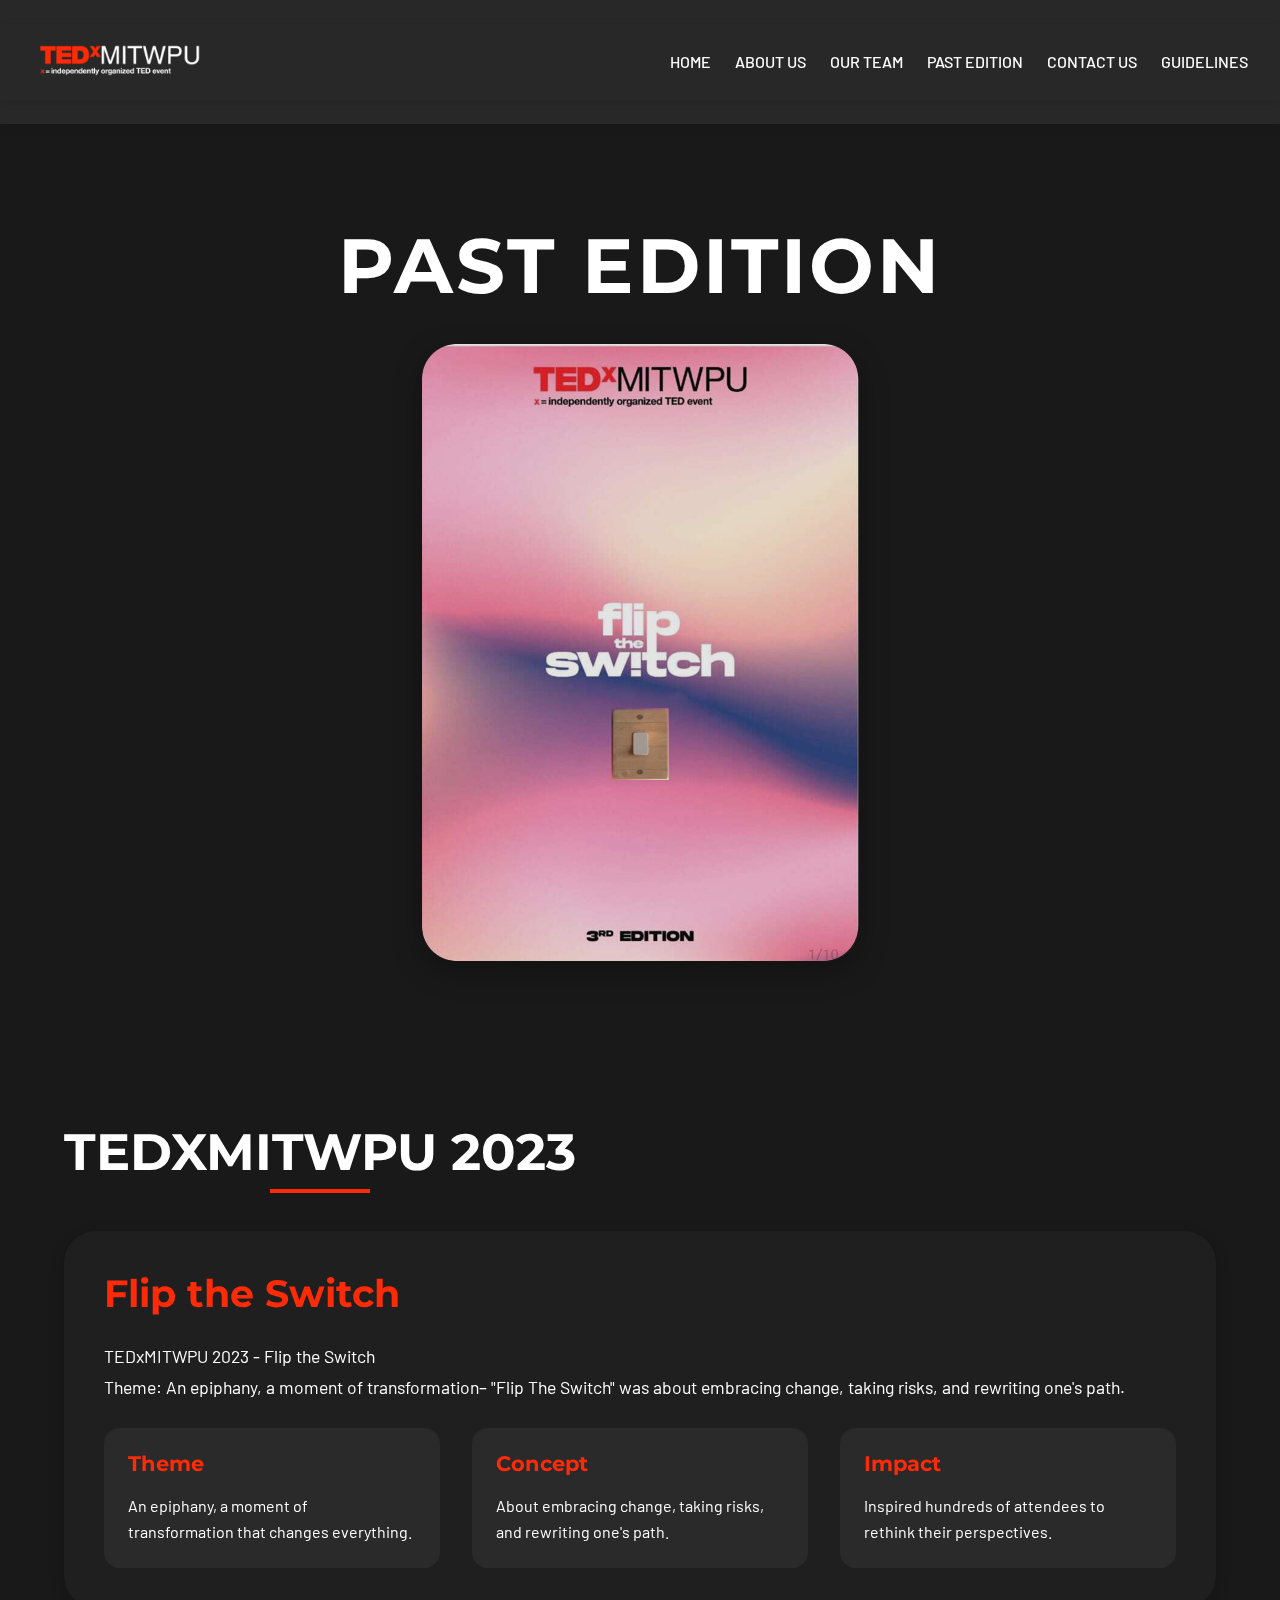
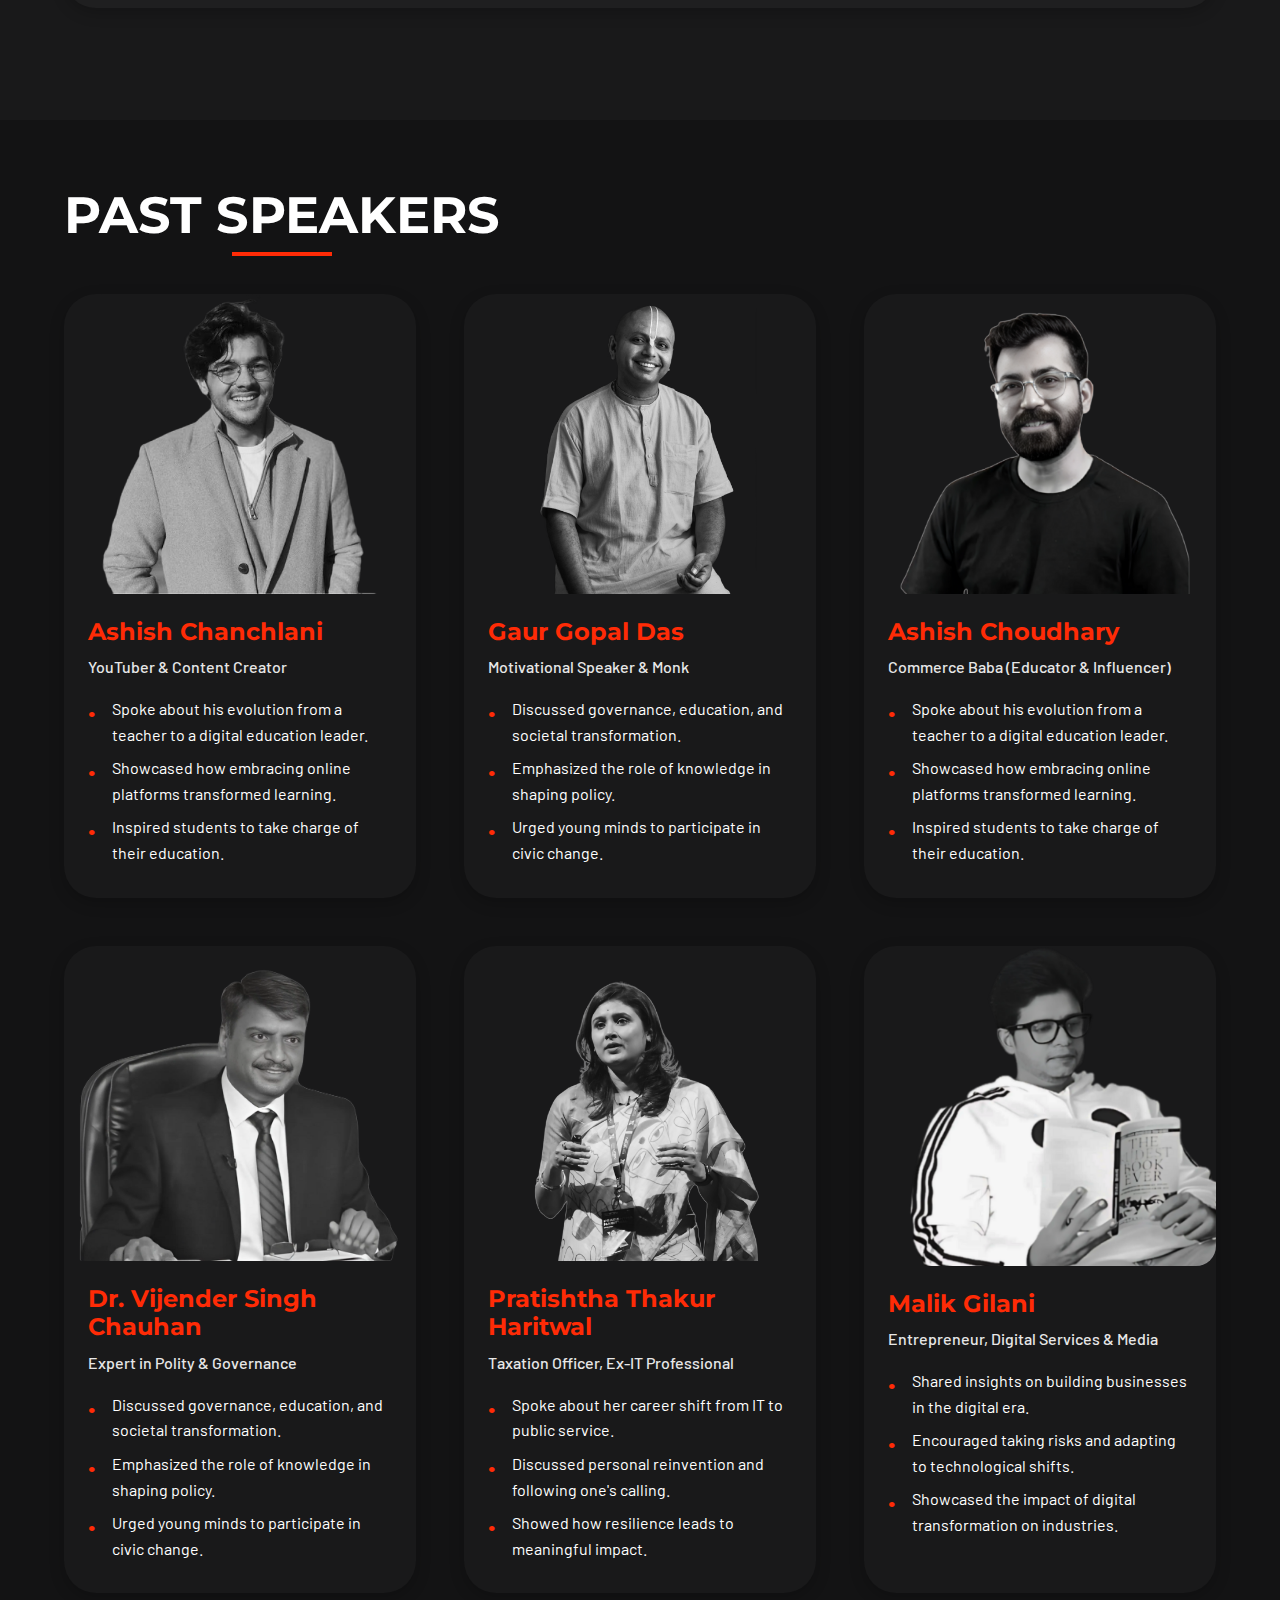
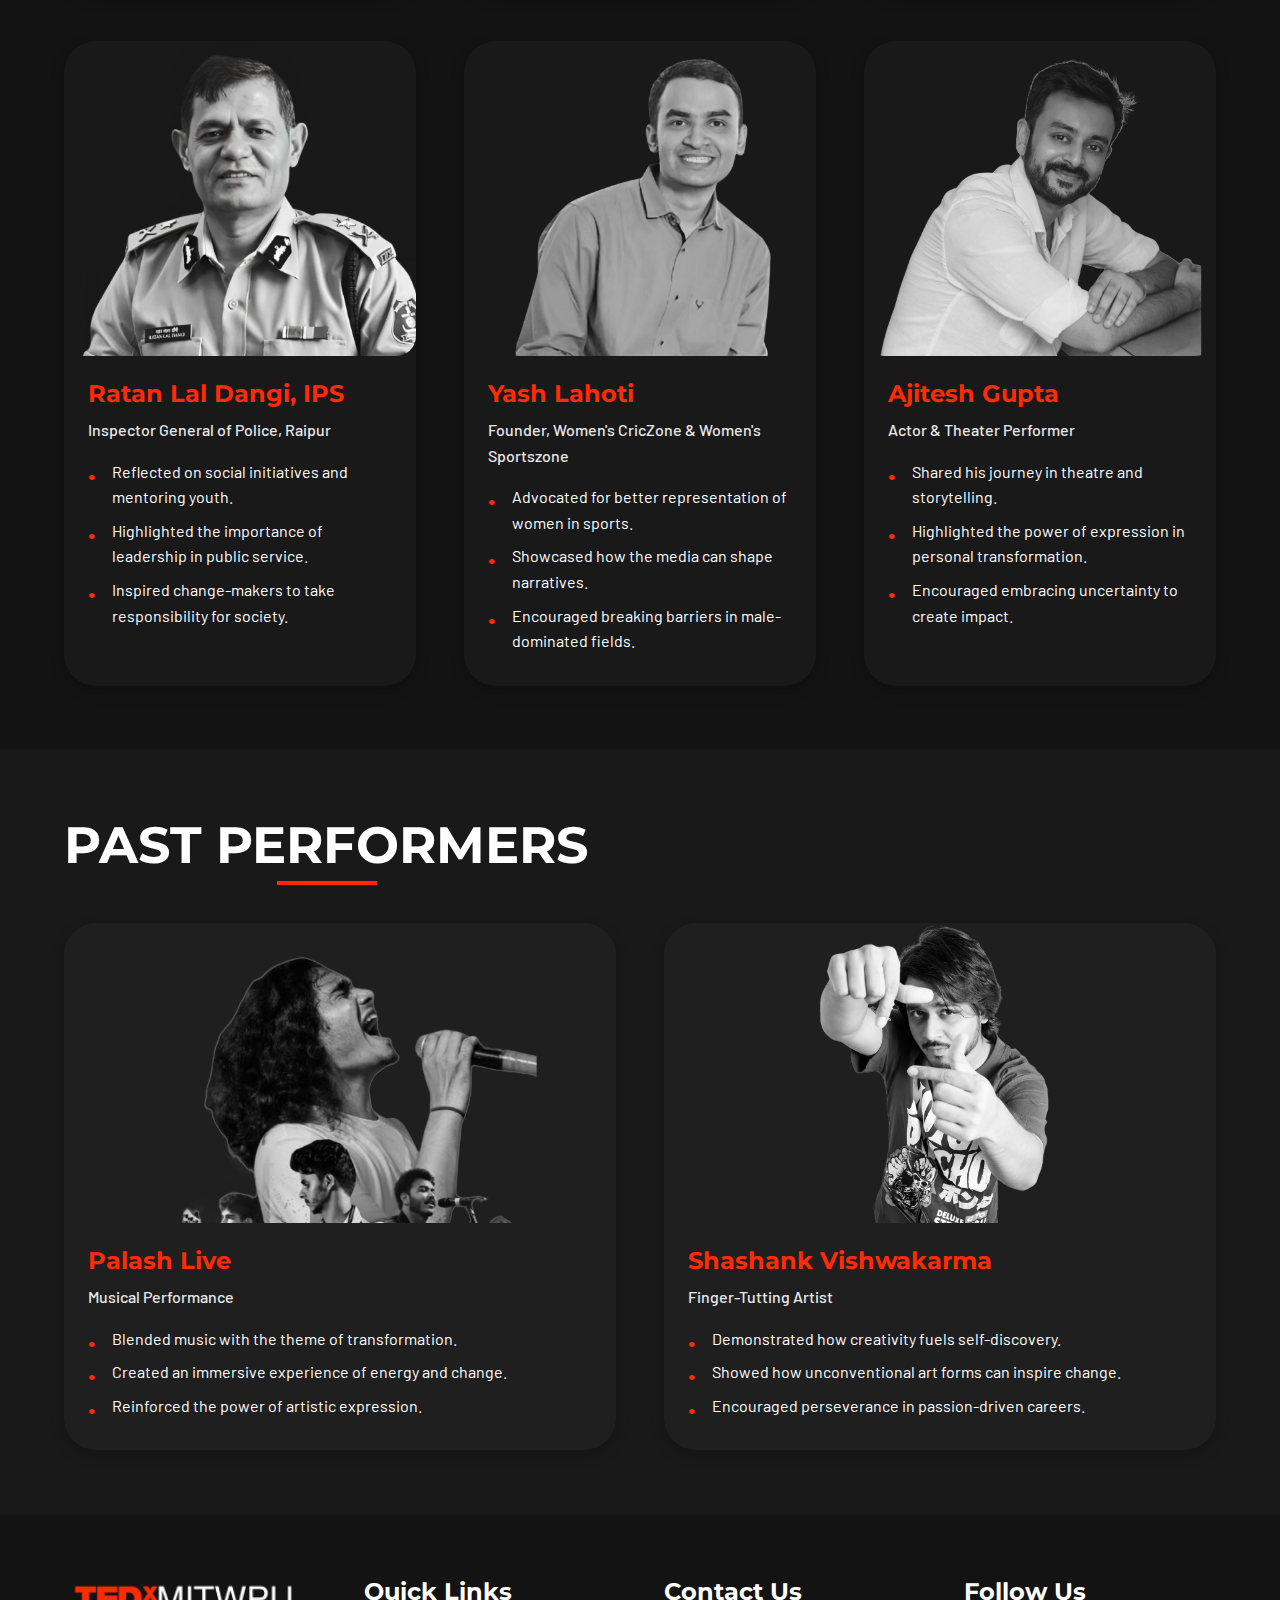
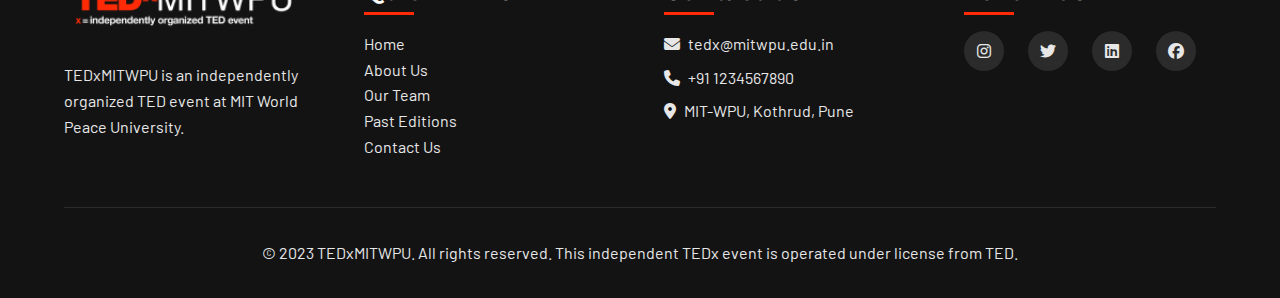
<file: index.html>
<!DOCTYPE html>
<html lang="en">
<head>
  <meta charset="UTF-8">
  <meta http-equiv="X-UA-Compatible" content="IE=edge">
  <meta name="viewport" content="width=device-width, initial-scale=1.0">
  <title>TEDxMITWPU - Past Editions</title>
  <link rel="preconnect" href="https://fonts.googleapis.com">
  <link rel="preconnect" href="https://fonts.gstatic.com" crossorigin>
  <link href="https://fonts.googleapis.com/css2?family=Montserrat:wght@400;600;700&family=Barlow:wght@400;500&display=swap" rel="stylesheet">
  <link rel="stylesheet" href="https://cdnjs.cloudflare.com/ajax/libs/font-awesome/6.4.0/css/all.min.css">
  <style>
    :root {
      --primary: #ff2b06;
      --secondary: #19191a;
      --light: #ffffff;
      --dark: #131314;
      --gray: #e7e7e7;
      --header-bg: #282828;
      --card-bg: rgba(233, 233, 233, 0.03);
      --max-width: 1200px;
      --section-padding: 4rem 2rem;
      --card-radius: 2rem;
      --transition: all 0.3s ease;
    }

    * {
      box-sizing: border-box;
      margin: 0;
      padding: 0;
    }

    body {
      font-family: 'Barlow', sans-serif;
      background-color: var(--secondary);
      color: var(--light);
      line-height: 1.6;
      overflow-x: hidden;
    }
    nav {
      width: 100%;
      display: flex;
      justify-content: space-between;
      align-items: center;
      background-color: #282828;
      padding: 1rem 2rem;
      position: sticky;
      top: 0;
      z-index: 1000;
      box-shadow: 0 2px 10px rgba(0, 0, 0, 0.1);
  }

    h1, h2, h3, h4, h5, h6 {
      font-family: 'Montserrat', sans-serif;
      font-weight: 700;
      line-height: 1.2;
    }

    a {
      color: inherit;
      text-decoration: none;
    }

    img {
      max-width: 100%;
      height: auto;
      display: block;
    }

    ul {
      list-style: none;
    }

    .container {
      width: 100%;
      max-width: var(--max-width);
      margin: 0 auto;
      padding: 0 1.5rem;
    }

    /* Header */
    header {
      background-color: var(--header-bg);
      padding: 1.5rem 0;
      position: sticky;
      top: 0;
      z-index: 100;
      box-shadow: 0 2px 10px rgba(0, 0, 0, 0.1);
    }

    .header-container {
      display: flex;
      justify-content: space-between;
      align-items: center;
    }

    .logo {
      width: 180px;
      height: auto;
  }


    .nav-left {
      display: flex;
      align-items: center;
  }


    .nav-links {
      list-style: none;
      display: flex;
      gap: 1.5rem;
  }

  .nav-links li {
      margin: 0;
  }

  .nav-links li a {
      color: white;
      text-decoration: none;
      font-size: 1rem;
      font-weight: 500;
      text-transform: uppercase;
      transition: color 0.3s ease;
  }

  .nav-links li a:hover {
      color: #ff2b06;
  }

  .hamburger {
      display: none;
      font-size: 1.5rem;
      cursor: pointer;
      color: white;
  }

    .hamburger {
      display: none;
      cursor: pointer;
      font-size: 1.5rem;
    }

    /* Hero Section */
    .hero {
      padding: 6rem 0 4rem;
      text-align: center;
      background: linear-gradient(rgba(25, 25, 26, 0.9), rgba(25, 25, 26, 0.9));
      position: relative;
      overflow: hidden;
    }

    .hero h1 {
      font-size: clamp(2.5rem, 6vw, 5rem);
      margin-bottom: 1.5rem;
      text-transform: uppercase;
      color: var(--light);
      letter-spacing: 3px;
    }

    .hero-image {
      max-width: 100%;
      margin: 2rem auto;
      border-radius: var(--card-radius);
      box-shadow: 0 10px 30px rgba(0, 0, 0, 0.3);
    }

    /* About Event Section */
    .about-event {
      padding: var(--section-padding);
      background-color: var(--secondary);
    }

    .section-title {
      font-size: clamp(2rem, 4vw, 3.5rem);
      margin-bottom: 3rem;
      text-align: center;
      text-transform: uppercase;
      color: var(--light);
      position: relative;
      display: inline-block;
    }

    .section-title::after {
      content: '';
      position: absolute;
      bottom: -10px;
      left: 50%;
      transform: translateX(-50%);
      width: 100px;
      height: 4px;
      background-color: var(--primary);
    }

    .event-card {
      background-color: var(--card-bg);
      backdrop-filter: blur(10px);
      border-radius: var(--card-radius);
      padding: 2.5rem;
      margin-bottom: 3rem;
      box-shadow: 0 5px 15px rgba(0, 0, 0, 0.2);
      transition: var(--transition);
    }

    .event-card:hover {
      transform: translateY(-5px);
      box-shadow: 0 10px 25px rgba(0, 0, 0, 0.3);
    }

    .event-title {
      font-size: clamp(1.5rem, 3vw, 2.5rem);
      color: var(--primary);
      margin-bottom: 1.5rem;
    }

    .event-description {
      font-size: 1.1rem;
      line-height: 1.8;
      margin-bottom: 1.5rem;
    }

    .event-highlights {
      display: grid;
      grid-template-columns: repeat(auto-fit, minmax(300px, 1fr));
      gap: 2rem;
    }

    .highlight-card {
      background-color: rgba(255, 255, 255, 0.05);
      border-radius: 1rem;
      padding: 1.5rem;
      transition: var(--transition);
    }

    .highlight-card:hover {
      background-color: rgba(255, 255, 255, 0.1);
      transform: translateY(-3px);
    }

    .highlight-card h3 {
      font-size: 1.3rem;
      color: var(--primary);
      margin-bottom: 1rem;
    }

    /* Speakers Section */
    .speakers {
      padding: var(--section-padding);
      background-color: var(--dark);
    }

    .speakers-grid {
      display: grid;
      grid-template-columns: repeat(auto-fit, minmax(300px, 1fr));
      gap: 3rem;
    }

    .speaker-card {
      background-color: var(--card-bg);
      border-radius: var(--card-radius);
      overflow: hidden;
      box-shadow: 0 5px 15px rgba(0, 0, 0, 0.2);
      transition: var(--transition);
    }

    .speaker-card:hover {
      transform: translateY(-10px);
      box-shadow: 0 15px 30px rgba(0, 0, 0, 0.3);
    }

    .speaker-image {
      width: 100%;
      height: 300px;
      object-fit: contain
    }

    .speaker-info {
      padding: 1.5rem;
    }

    .speaker-name {
      font-size: 1.5rem;
      color: var(--primary);
      margin-bottom: 0.5rem;
    }

    .speaker-role {
      font-size: 1rem;
      color: var(--gray);
      margin-bottom: 1rem;
      font-weight: 500;
    }

    .speaker-bio {
      font-size: 1rem;
      margin-bottom: 1.5rem;
    }

    .speaker-highlights {
      margin-top: 1rem;
    }

    .speaker-highlights li {
      position: relative;
      padding-left: 1.5rem;
      margin-bottom: 0.5rem;
    }

    .speaker-highlights li::before {
      content: '•';
      color: var(--primary);
      font-size: 1.5rem;
      position: absolute;
      left: 0;
      top: -3px;
    }

    /* Footer */
    footer {
      background-color: var(--dark);
      padding: 4rem 0 2rem;
      color: var(--gray);
    }

    .footer-content {
      display: grid;
      grid-template-columns: repeat(auto-fit, minmax(250px, 1fr));
      gap: 3rem;
      margin-bottom: 3rem;
    }

    .footer-logo {
      height: 60px;
      margin-bottom: 1.5rem;
    }

    .footer-heading {
      font-size: 1.5rem;
      color: var(--light);
      margin-bottom: 1.5rem;
      position: relative;
    }

    .footer-heading::after {
      content: '';
      position: absolute;
      bottom: -8px;
      left: 0;
      width: 50px;
      height: 3px;
      background-color: var(--primary);
    }

    .contact-info {
      margin-bottom: 1.5rem;
    }

    .contact-info p {
      margin-bottom: 0.5rem;
      display: flex;
      align-items: center;
      gap: 0.5rem;
    }

    .social-links {
      display: flex;
      gap: 1.5rem;
      margin-top: 1.5rem;
    }

    .social-link {
      display: flex;
      align-items: center;
      justify-content: center;
      width: 40px;
      height: 40px;
      border-radius: 50%;
      background-color: rgba(255, 255, 255, 0.1);
      transition: var(--transition);
    }

    .social-link:hover {
      background-color: var(--primary);
      transform: translateY(-3px);
    }

    .footer-bottom {
      text-align: center;
      padding-top: 2rem;
      border-top: 1px solid rgba(255, 255, 255, 0.1);
    }

    /* Responsive Design */
    @media (max-width: 992px) {
      .nav-links {
        gap: 1.5rem;
      }
    }

    @media (max-width: 768px) {
      .header-container {
        flex-direction: column;
        gap: 1.5rem;
      }

      .nav-links {
        display: none;
        flex-direction: column;
        width: 100%;
        text-align: center;
        gap: 1rem;
      }

      .nav-links.active {
        display: flex;
      }

      .hamburger {
        display: block;
      }

      .hero {
        padding: 5rem 0 3rem;
      }

      .event-highlights {
        grid-template-columns: 1fr;
      }

      .footer-content {
        grid-template-columns: 1fr;
      }
    }

    @media (max-width: 576px) {
      .container {
        padding: 0 1rem;
      }

      .hero {
        padding: 4rem 0 2rem;
      }

      .section-title {
        margin-bottom: 2rem;
      }

      .event-card {
        padding: 1.5rem;
      }
    }

    /* Animation */
    @keyframes fadeIn {
      from { opacity: 0; transform: translateY(20px); }
      to { opacity: 1; transform: translateY(0); }
    }

    .animate {
      animation: fadeIn 0.8s ease forwards;
    }

    .delay-1 { animation-delay: 0.2s; }
    .delay-2 { animation-delay: 0.4s; }
    .delay-3 { animation-delay: 0.6s; }
    .delay-4 { animation-delay: 0.8s; }
    
  </style>
</head>
<body>
  <!-- Header -->
  <header>
    <!-- Navbar -->
    <nav>
      <div class="nav-left">
        <img src="tedxmitwpu.png" alt="TEDxMITWPU Logo" class="logo">
      </div>
      <ul class="nav-links" id="navLinks">
        <li><a href="index.html">Home</a></li>
        <li><a href="about.html">About us</a></li>
        <li><a href="team.html">Our Team</a></li>
        <li><a href="past-edition.html" class="active">Past edition</a></li>
        <li><a href="contact.html">Contact us</a></li>
        <li><a href="guidelines.html">Guidelines</a></li>
      </ul>
      <div class="hamburger" id="hamburger">
        <i class="fas fa-bars"></i>
      </div>
    </nav>
  </header>

  <!-- Hero Section -->
  <section class="hero">
    <div class="container">
      <h1 class="animate">Past Edition</h1>
      <img src="tedx-flip-the-switch-10.png" alt="TEDxMITWPU Flip the Switch" class="hero-image animate delay-1">
    </div>
  </section>

  <!-- About Event Section -->
  <section class="about-event">
    <div class="container">
      <h2 class="section-title animate">TEDxMITWPU 2023</h2>
      
      <div class="event-card animate delay-1">
        <h3 class="event-title">Flip the Switch</h3>
        <p class="event-description">
          TEDxMITWPU 2023 - Flip the Switch<br>
          Theme: An epiphany, a moment of transformation– "Flip The Switch" was about embracing change, 
          taking risks, and rewriting one's path.
        </p>
        
        <div class="event-highlights">
          <div class="highlight-card animate delay-2">
            <h3>Theme</h3>
            <p>An epiphany, a moment of transformation that changes everything.</p>
          </div>
          <div class="highlight-card animate delay-2">
            <h3>Concept</h3>
            <p>About embracing change, taking risks, and rewriting one's path.</p>
          </div>
          <div class="highlight-card animate delay-2">
            <h3>Impact</h3>
            <p>Inspired hundreds of attendees to rethink their perspectives.</p>
          </div>
        </div>
      </div>
    </div>
  </section>

  <!-- Speakers Section -->
  <section class="speakers">
    <div class="container">
      <h2 class="section-title animate">Past Speakers</h2>
      
      <div class="speakers-grid">
        <!-- Speaker 1 -->
        <div class="speaker-card animate delay-1">
          <div style="position: relative; border-radius: 20px; overflow: hidden;">
            <img src="x.svg" alt="Background" style="position: absolute; top: 50%; left: 50%; transform: translate(-50%, -50%); width: 120%; height: auto; z-index: -1;">
            <img src="ashishchanchlani.png" alt="Ashish Chanchlani" class="speaker-image" style="border-radius: 20px;">
          </div>
          <div class="speaker-info">
            <h3 class="speaker-name">Ashish Chanchlani</h3>
            <p class="speaker-role">YouTuber & Content Creator</p>
            <ul class="speaker-highlights">
              <li>Spoke about his evolution from a teacher to a digital education leader.</li>
              <li>Showcased how embracing online platforms transformed learning.</li>
              <li>Inspired students to take charge of their education.</li>
            </ul>
          </div>
        </div>
        
        <!-- Speaker 2 -->
        <div class="speaker-card animate delay-2">
          <div style="position: relative; border-radius: 20px; overflow: hidden;">
            <img src="x.svg" alt="Background" style="position: absolute; top: 50%; left: 50%; transform: translate(-50%, -50%); width: 120%; height: auto; z-index: -1;">
            <img src="gaur-gopal-das-13915-20.png" alt="Gaur Gopal Das" class="speaker-image" style="border-radius: 20px;">
          </div>
          <div class="speaker-info">
            <h3 class="speaker-name">Gaur Gopal Das</h3>
            <p class="speaker-role">Motivational Speaker & Monk</p>
            <ul class="speaker-highlights">
              <li>Discussed governance, education, and societal transformation.</li>
              <li>Emphasized the role of knowledge in shaping policy.</li>
              <li>Urged young minds to participate in civic change.</li>
            </ul>
          </div>
        </div>
        
        <!-- Speaker 3 -->
        <div class="speaker-card animate delay-3">
          <div style="position: relative; border-radius: 20px; overflow: hidden;">
            <img src="x.svg" alt="Background" style="position: absolute; top: 50%; left: 50%; transform: translate(-50%, -50%); width: 120%; height: auto; z-index: -1;">
            <img src="ashishch-10.png" alt="Ashish Choudhary" class="speaker-image" style="border-radius: 20px;">
          </div>
          <div class="speaker-info">
            <h3 class="speaker-name">Ashish Choudhary</h3>
            <p class="speaker-role">Commerce Baba (Educator & Influencer)</p>
            <ul class="speaker-highlights">
              <li>Spoke about his evolution from a teacher to a digital education leader.</li>
              <li>Showcased how embracing online platforms transformed learning.</li>
              <li>Inspired students to take charge of their education.</li>
            </ul>
          </div>
        </div>

        <!-- Speaker 4 -->
        <div class="speaker-card animate delay-3">
          <div style="position: relative; border-radius: 20px; overflow: hidden;">
            <img src="x.svg" alt="Background" style="position: absolute; top: 50%; left: 50%; transform: translate(-50%, -50%); width: 120%; height: auto; z-index: -1;">
            <img src="virender-10.png" alt="virender" class="speaker-image" style="border-radius: 20px; transform: scaleX(-1);margin-top: 15px;">
          </div>
          <div class="speaker-info">
            <h3 class="speaker-name">Dr. Vijender Singh Chauhan</h3>
            <p class="speaker-role">Expert in Polity & Governance</p>
            <ul class="speaker-highlights">
              <li>Discussed governance, education, and societal transformation.</li>
              <li>Emphasized the role of knowledge in shaping policy.</li>
              <li>Urged young minds to participate in civic change.</li>
            </ul>
          </div>
        </div>
        <!-- Speaker 5 -->
        <div class="speaker-card animate delay-3">
          <div style="position: relative; border-radius: 20px; overflow: hidden;">
            <img src="x.svg" alt="Background" style="position: absolute; top: 50%; left: 50%; transform: translate(-50%, -50%); width: 120%; height: auto; z-index: -1;">
            <img src="prat.png" alt="prat" class="speaker-image" style="border-radius: 20px;margin-top: 15px;">
          </div>
          <div class="speaker-info">
            <h3 class="speaker-name">Pratishtha Thakur Haritwal</h3>
            <p class="speaker-role">Taxation Officer, Ex-IT Professional</p>
            <ul class="speaker-highlights">
              <li>Spoke about her career shift from IT to public service.</li>
              <li>Discussed personal reinvention and following one's calling.</li>
              <li>Showed how resilience leads to meaningful impact.</li>
            </ul>
          </div>
        </div>
        <!-- Speaker 6 -->
          <div class="speaker-card animate delay-3">
            <div style="position: relative; border-radius: 20px; overflow: hidden;">
              <img src="x.svg" alt="Background" style="position: absolute; top: 50%; left: 50%; transform: translate(-50%, -50%); width: 120%; height: auto; z-index: -1;">
              <img src="malikg.png" alt="malikg" class="speaker-image" style="border-radius: 20px; transform: scale(1.2); margin-left: 20px;margin-top: 20px;">
            </div>
            <div class="speaker-info">
              <h3 class="speaker-name">Malik Gilani</h3>
              <p class="speaker-role">Entrepreneur, Digital Services & Media</p>
              <ul class="speaker-highlights">
                <li>Shared insights on building businesses in the digital era.</li>
                <li>Encouraged taking risks and adapting to technological shifts.</li>
                <li>Showcased the impact of digital transformation on industries.</li>
              </ul>
            </div>
          </div>
           <!-- Speaker 7-->
           <div class="speaker-card animate delay-3">
            <div style="position: relative; border-radius: 20px; overflow: hidden;">
              <img src="x.svg" alt="Background" style="position: absolute; top: 50%; left: 50%; transform: translate(-50%, -50%); width: 120%; height: auto; z-index: -1;">
              <img src="ratanlaldangi.png" alt="ratanlal" class="speaker-image" style="border-radius: 20px; transform: scale(1.2); margin-left: 10px;margin-top: 15px;">
            </div>
            <div class="speaker-info">
              <h3 class="speaker-name">Ratan Lal Dangi, IPS</h3>
              <p class="speaker-role">Inspector General of Police, Raipur</p>
              <ul class="speaker-highlights">
                <li>Reflected on social initiatives and mentoring youth.</li>
                <li>Highlighted the importance of leadership in public service.</li>
                <li>Inspired change-makers to take responsibility for society.</li>
              </ul>
            </div>
          </div>
          
          <!-- Speaker 8-->
          <div class="speaker-card animate delay-3">
            <div style="position: relative; border-radius: 20px; overflow: hidden;">
              <img src="x.svg" alt="Background" style="position: absolute; top: 50%; left: 50%; transform: translate(-50%, -50%); width: 120%; height: auto; z-index: -1;">
              <img src="yashl.png" alt="yashl" class="speaker-image" style="border-radius: 20px; transform: scale(1.2); margin-right: 25px;margin-top: 15px;">
            </div>
            <div class="speaker-info">
              <h3 class="speaker-name">Yash Lahoti</h3>
              <p class="speaker-role">Founder, Women's CricZone & Women's Sportszone</p>
              <ul class="speaker-highlights">
                <li>Advocated for better representation of women in sports.</li>
                <li>Showcased how the media can shape narratives.</li>
                <li>Encouraged breaking barriers in male-dominated fields.</li>
              </ul>
            </div>
          </div>
          <!-- Speaker 9-->
          <div class="speaker-card animate delay-3">
            <div style="position: relative; border-radius: 20px; overflow: hidden;">
              <img src="x.svg" alt="Background" style="position: absolute; top: 50%; left: 50%; transform: translate(-50%, -50%); width: 120%; height: auto; z-index: -1;">
              <img src="AjiteshG.png" alt="AjiteshG" class="speaker-image" style="border-radius: 20px;  transform:scaleX(-1);margin-top: 15px;">
            </div>
            <div class="speaker-info">
              <h3 class="speaker-name">Ajitesh Gupta</h3>
              <p class="speaker-role">Actor & Theater Performer</p>
              <ul class="speaker-highlights">
                <li>Shared his journey in theatre and storytelling.</li>
                <li>Highlighted the power of expression in personal transformation.</li>
                <li>Encouraged embracing uncertainty to create impact.</li>
              </ul>
            </div>
          </div>
      </div>
    </div>
  </section>

  <!-- Performers Section -->
  <section class="about-event">
    <div class="container">
      <h2 class="section-title animate">Past Performers</h2>
      
      <div class="speakers-grid">
        <!-- Performer 1 -->
        <div class="speaker-card animate delay-1">
          <div style="position: relative; border-radius: 20px; overflow: hidden;">
            <img src="x.svg" alt="Background" style="position: absolute; top: 50%; left: 50%; transform: translate(-50%, -50%) scale(1.5); width: auto; height: 100%; z-index: -1;">
            <img src="event-brochure-10.png" alt="Palash Live" class="speaker-image" style="border-radius: 20px; transform: scale(1.15);">
          </div>
          <div class="speaker-info">
            <h3 class="speaker-name">Palash Live</h3>
            <p class="speaker-role">Musical Performance</p>
            <ul class="speaker-highlights">
              <li>Blended music with the theme of transformation.</li>
              <li>Created an immersive experience of energy and change.</li>
              <li>Reinforced the power of artistic expression.</li>
            </ul>
          </div>
        </div>
        
        <!-- Performer 2 -->
        <div class="speaker-card animate delay-2">
          <div style="position: relative; border-radius: 20px; overflow: hidden;">
            <img src="x.svg" alt="Background" style="position: absolute; top: 50%; left: 50%; transform: translate(-50%, -50%) scale(1.5); width: auto; height: 100%; z-index: -1;">
            <img src="shashankvishwakarma.png" alt="Shashank Vishwakarma" class="speaker-image" style="border-radius: 20px;">
          </div>
          <div class="speaker-info">
            <h3 class="speaker-name">Shashank Vishwakarma</h3>
            <p class="speaker-role">Finger-Tutting Artist</p>
            <ul class="speaker-highlights">
              <li>Demonstrated how creativity fuels self-discovery.</li>
              <li>Showed how unconventional art forms can inspire change.</li>
              <li>Encouraged perseverance in passion-driven careers.</li>
            </ul>
          </div>
        </div>
      </div>
    </div>
  </section>

  <!-- Footer -->
  <footer>
    <div class="container">
      <div class="footer-content">
        <div class="footer-col animate">
          <img src="tedxmitwpu.png" alt="TEDxMITWPU Logo" class="footer-logo">
          <p>TEDxMITWPU is an independently organized TED event at MIT World Peace University.</p>
        </div>
        
        <div class="footer-col animate delay-1">
          <h3 class="footer-heading">Quick Links</h3>
          <ul>
            <li><a href="index.html">Home</a></li>
            <li><a href="about.html">About Us</a></li>
            <li><a href="team.html">Our Team</a></li>
            <li><a href="past-edition.html">Past Editions</a></li>
            <li><a href="contact.html">Contact Us</a></li>
          </ul>
        </div>
        
        <div class="footer-col animate delay-1">
          <h3 class="footer-heading">Contact Us</h3>
          <div class="contact-info">
            <p><i class="fas fa-envelope"></i> tedx@mitwpu.edu.in</p>
            <p><i class="fas fa-phone"></i> +91 1234567890</p>
            <p><i class="fas fa-map-marker-alt"></i> MIT-WPU, Kothrud, Pune</p>
          </div>
        </div>
        
        <div class="footer-col animate delay-2">
          <h3 class="footer-heading">Follow Us</h3>
          <div class="social-links">
            <a href="https://www.instagram.com/tedxmitwpu/" class="social-link" target="_blank"><i class="fab fa-instagram"></i></a>
            <a href="https://twitter.com/tedxmitwpu" class="social-link" target="_blank"><i class="fab fa-twitter"></i></a>
            <a href="https://www.linkedin.com/company/tedxmitwpu/" class="social-link" target="_blank"><i class="fab fa-linkedin"></i></a>
            <a href="https://www.facebook.com/tedxmitwpu/" class="social-link" target="_blank"><i class="fab fa-facebook"></i></a>
          </div>
        </div>
      </div>
      
      <div class="footer-bottom animate delay-3">
        <p>&copy; 2023 TEDxMITWPU. All rights reserved. This independent TEDx event is operated under license from TED.</p>
      </div>
    </div>
  </footer>

  <script>
    // Mobile menu toggle
    const hamburger = document.getElementById('hamburger');
    const navLinks = document.getElementById('navLinks');
    
    hamburger.addEventListener('click', () => {
      navLinks.classList.toggle('active');
    });

    // Animation on scroll
    const animateElements = document.querySelectorAll('.animate');
    
    const observer = new IntersectionObserver((entries) => {
      entries.forEach(entry => {
        if (entry.isIntersecting) {
          entry.target.classList.add('fadeIn');
        }
      });
    }, {
      threshold: 0.1
    });
    
    animateElements.forEach(element => {
      observer.observe(element);
    });
  </script>
</body>
</html>
</file>
